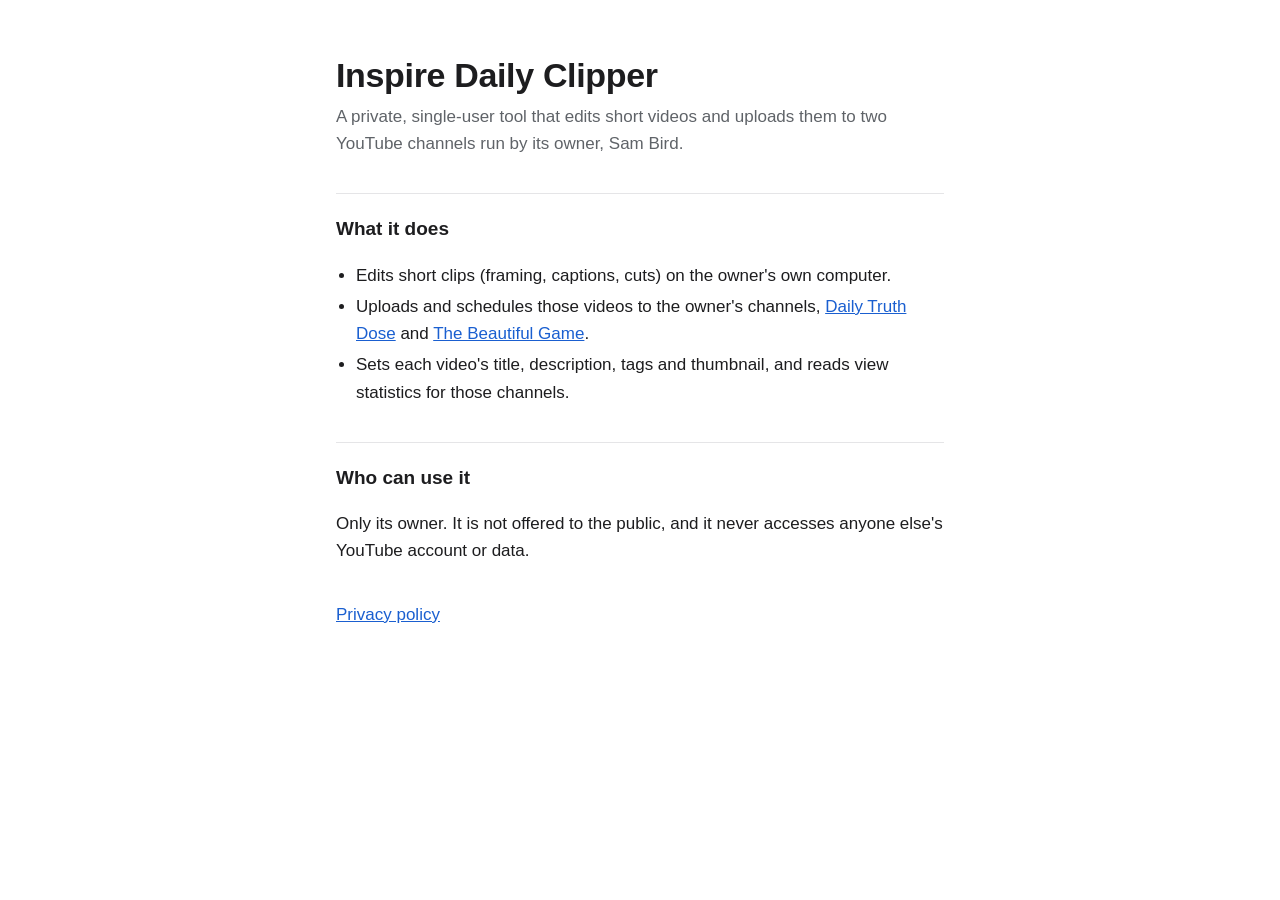
<file: index.html>
<!doctype html>
<html lang="en">
<head>
<meta charset="utf-8">
<meta name="viewport" content="width=device-width, initial-scale=1">
<title>Inspire Daily Clipper</title>
<meta name="description" content="A personal tool that edits and uploads Shorts to two YouTube channels run by its owner.">
<link rel="stylesheet" href="style.css">
</head>
<body>
<main>
  <h1>Inspire Daily Clipper</h1>
  <p class="lede">A private, single-user tool that edits short videos and uploads them to two YouTube channels run by its
    owner, Sam Bird.</p>

  <h2>What it does</h2>
  <ul>
    <li>Edits short clips (framing, captions, cuts) on the owner's own computer.</li>
    <li>Uploads and schedules those videos to the owner's channels,
      <a href="https://www.youtube.com/@dailytruthdose">Daily Truth Dose</a> and
      <a href="https://www.youtube.com/@the-beautiful-game-content">The Beautiful Game</a>.</li>
    <li>Sets each video's title, description, tags and thumbnail, and reads view statistics for those channels.</li>
  </ul>

  <h2>Who can use it</h2>
  <p>Only its owner. It is not offered to the public, and it never accesses anyone else's YouTube account or data.</p>

  <p class="links"><a href="privacy.html">Privacy policy</a></p>
</main>
</body>
</html>
</file>
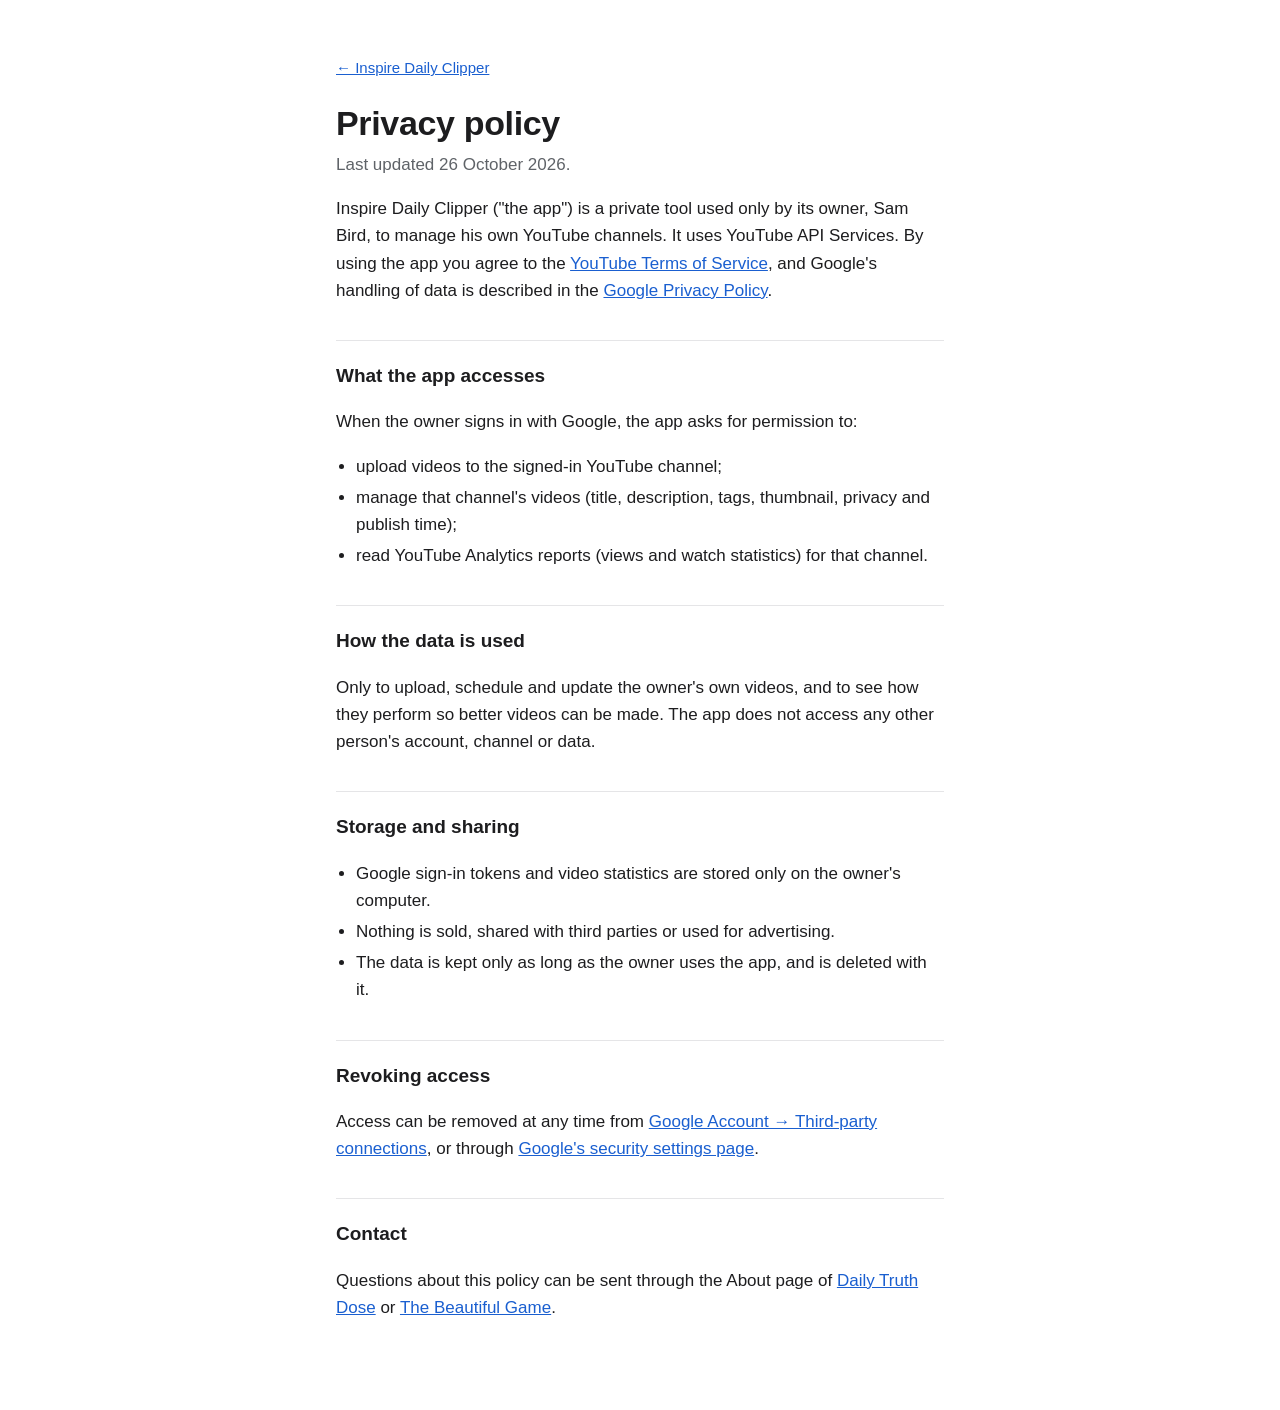
<file: privacy.html>
<!doctype html>
<html lang="en">
<head>
<meta charset="utf-8">
<meta name="viewport" content="width=device-width, initial-scale=1">
<title>Privacy Policy · Inspire Daily Clipper</title>
<meta name="description" content="How Inspire Daily Clipper uses YouTube data.">
<link rel="stylesheet" href="style.css">
</head>
<body>
<main>
  <p class="back"><a href="index.html">← Inspire Daily Clipper</a></p>
  <h1>Privacy policy</h1>
  <p class="lede">Last updated 26 October 2026.</p>

  <p>Inspire Daily Clipper ("the app") is a private tool used only by its owner, Sam Bird, to manage his own YouTube
    channels. It uses YouTube API Services. By using the app you agree to the
    <a href="https://www.youtube.com/t/terms">YouTube Terms of Service</a>, and Google's handling of data is described in the
    <a href="https://policies.google.com/privacy">Google Privacy Policy</a>.</p>

  <h2>What the app accesses</h2>
  <p>When the owner signs in with Google, the app asks for permission to:</p>
  <ul>
    <li>upload videos to the signed-in YouTube channel;</li>
    <li>manage that channel's videos (title, description, tags, thumbnail, privacy and publish time);</li>
    <li>read YouTube Analytics reports (views and watch statistics) for that channel.</li>
  </ul>

  <h2>How the data is used</h2>
  <p>Only to upload, schedule and update the owner's own videos, and to see how they perform so better videos can be
    made. The app does not access any other person's account, channel or data.</p>

  <h2>Storage and sharing</h2>
  <ul>
    <li>Google sign-in tokens and video statistics are stored only on the owner's computer.</li>
    <li>Nothing is sold, shared with third parties or used for advertising.</li>
    <li>The data is kept only as long as the owner uses the app, and is deleted with it.</li>
  </ul>

  <h2>Revoking access</h2>
  <p>Access can be removed at any time from
    <a href="https://myaccount.google.com/permissions">Google Account → Third-party connections</a>, or through
    <a href="https://security.google.com/settings/security/permissions">Google's security settings page</a>.</p>

  <h2>Contact</h2>
  <p>Questions about this policy can be sent through the About page of
    <a href="https://www.youtube.com/@dailytruthdose">Daily Truth Dose</a> or
    <a href="https://www.youtube.com/@the-beautiful-game-content">The Beautiful Game</a>.</p>
</main>
</body>
</html>
</file>
<file: style.css>
:root {
  --bg: #ffffff;
  --fg: #1d1d1f;
  --muted: #5f6368;
  --link: #1a5fd0;
  --rule: #e5e5e7;
}
@media (prefers-color-scheme: dark) {
  :root { --bg: #121214; --fg: #ececee; --muted: #a0a0a8; --link: #8ab4f8; --rule: #2a2a2e; }
}
* { box-sizing: border-box; }
body {
  margin: 0;
  background: var(--bg);
  color: var(--fg);
  font: 17px/1.6 "Inter Tight", "Helvetica Neue", Helvetica, Arial, sans-serif;
}
main { max-width: 640px; margin: 0 auto; padding: 56px 16px 72px; }
h1 { font-size: 34px; line-height: 1.15; margin: 0 0 8px; letter-spacing: -0.01em; }
h2 { font-size: 19px; margin: 36px 0 8px; padding-top: 20px; border-top: 1px solid var(--rule); }
.lede { color: var(--muted); margin-top: 0; }
a { color: var(--link); }
ul { padding-left: 20px; }
li { margin: 4px 0; }
.links, .back { margin-top: 36px; }
.back { margin: 0 0 24px; font-size: 15px; }
</file>
